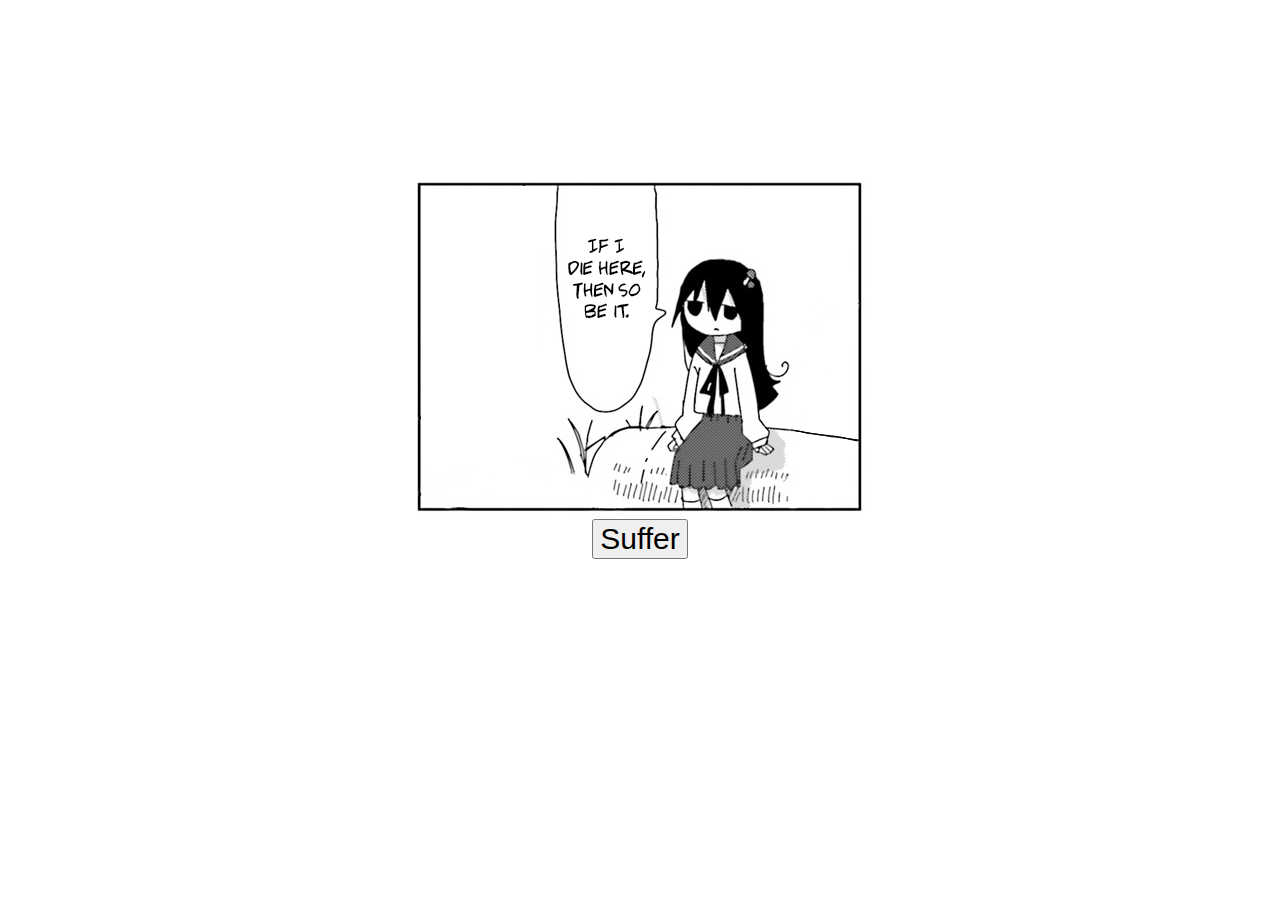
<file: index.html>
<!DOCTYPE html>
<html>
<head>
    <title>Shimeji Schizophrenia</title>
    <link rel="stylesheet" href="style.css">
</head>
<body>
    <div class="main">
        <img src="images/home.png">
        <br><a href="1.html"><button class="home-button">Suffer</button></a>
    </div>

</body>
</html>
</file>
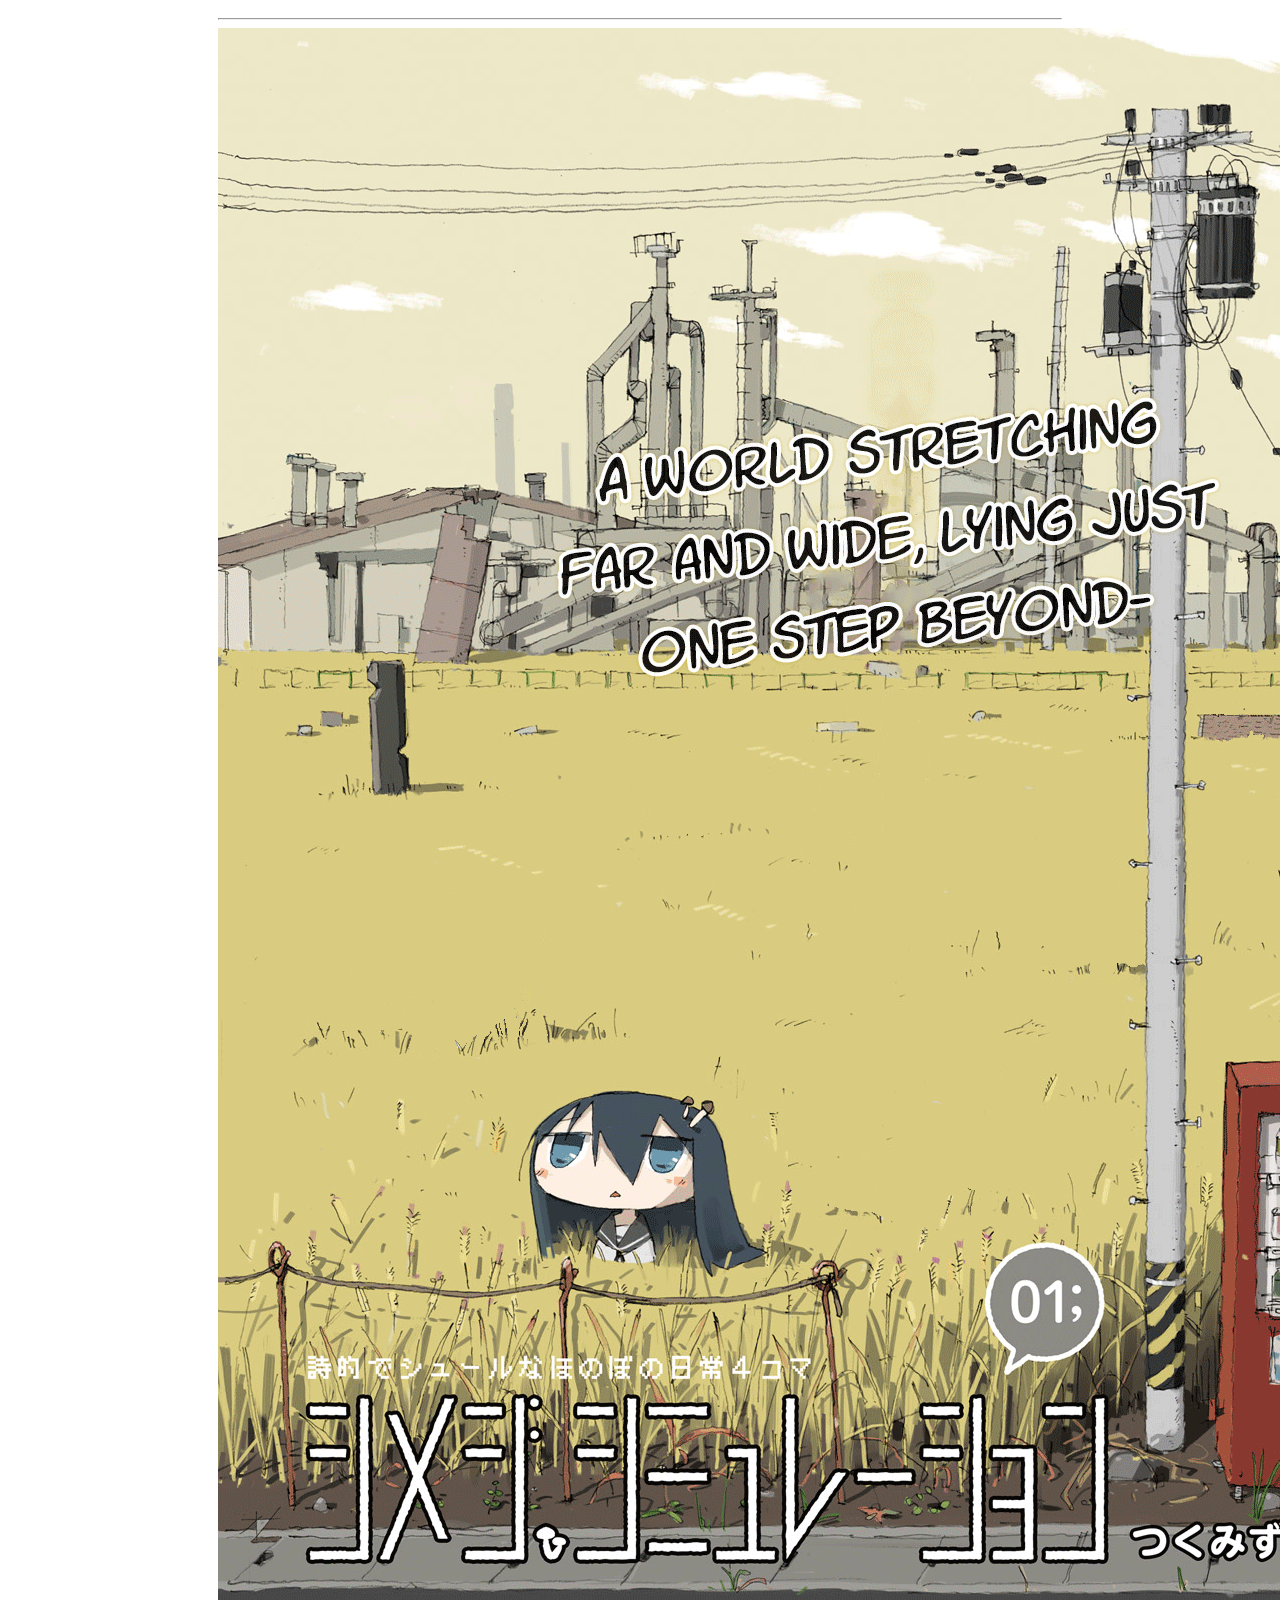
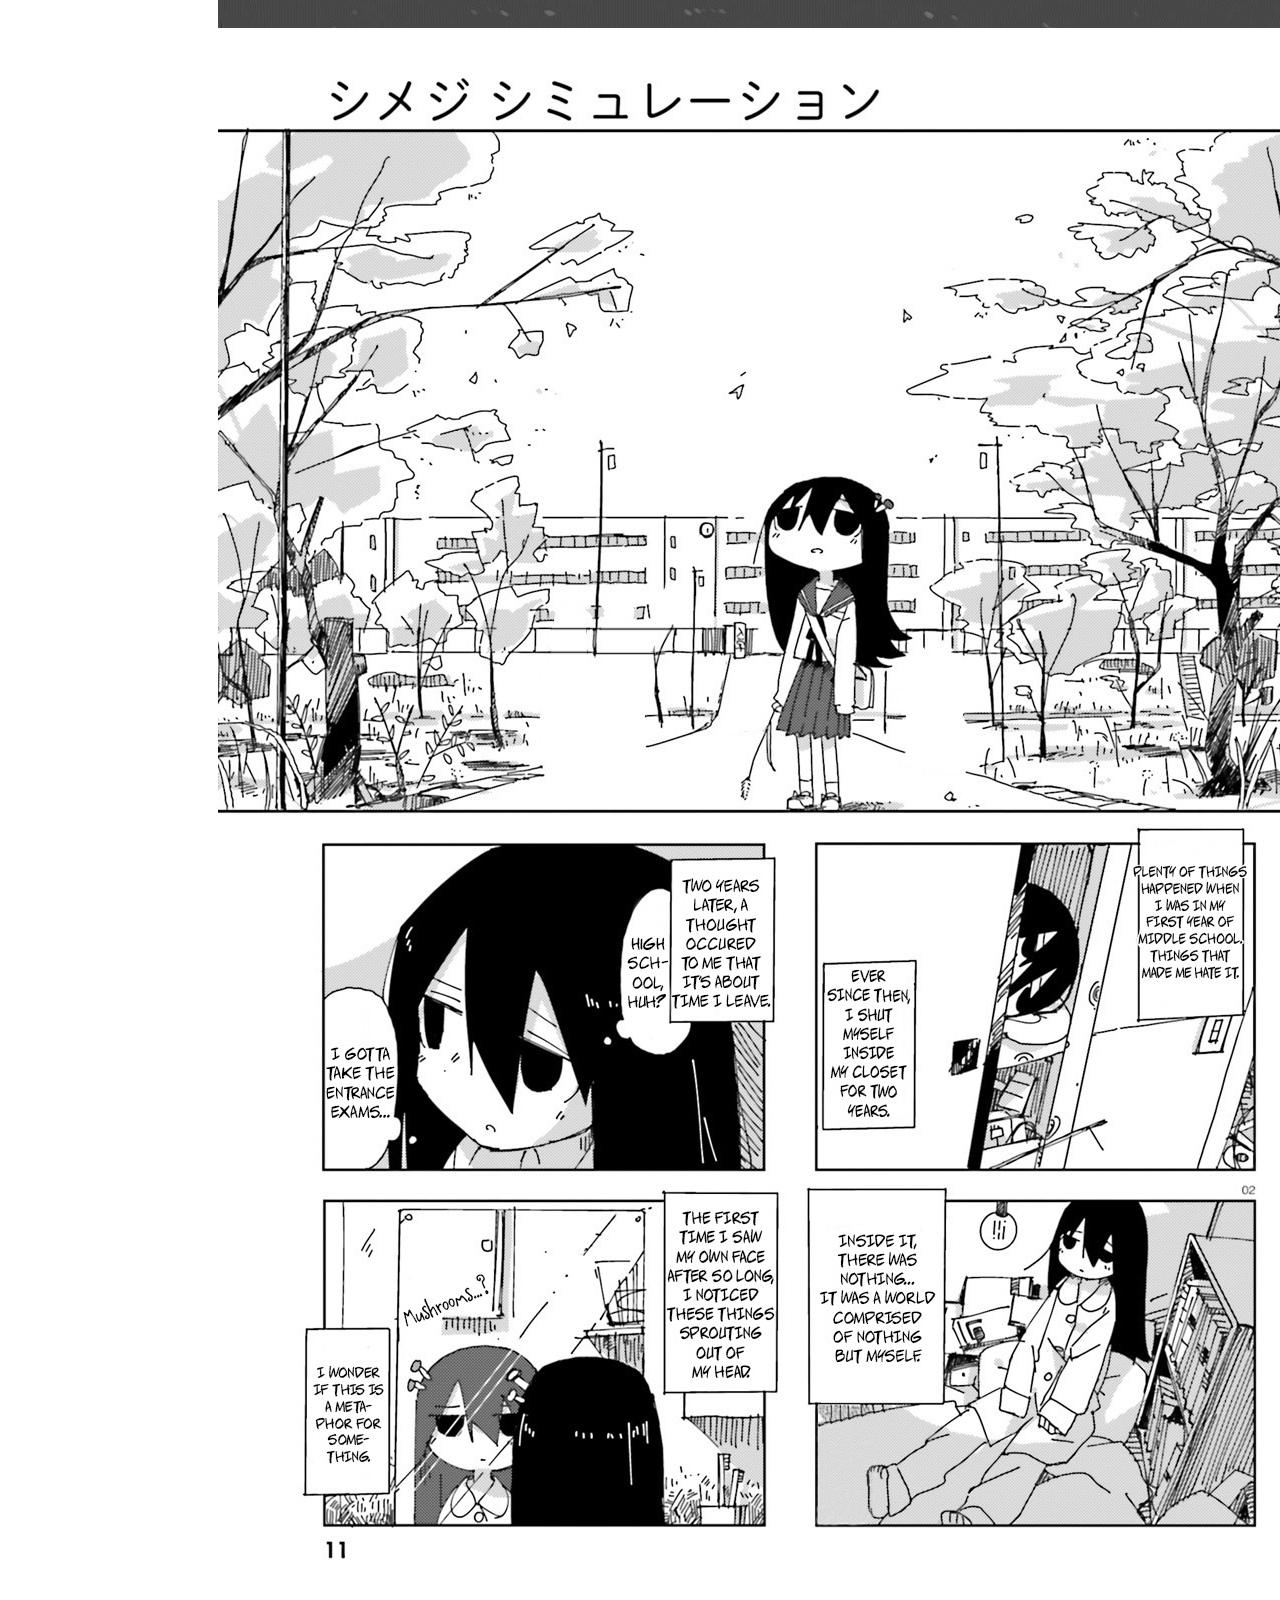
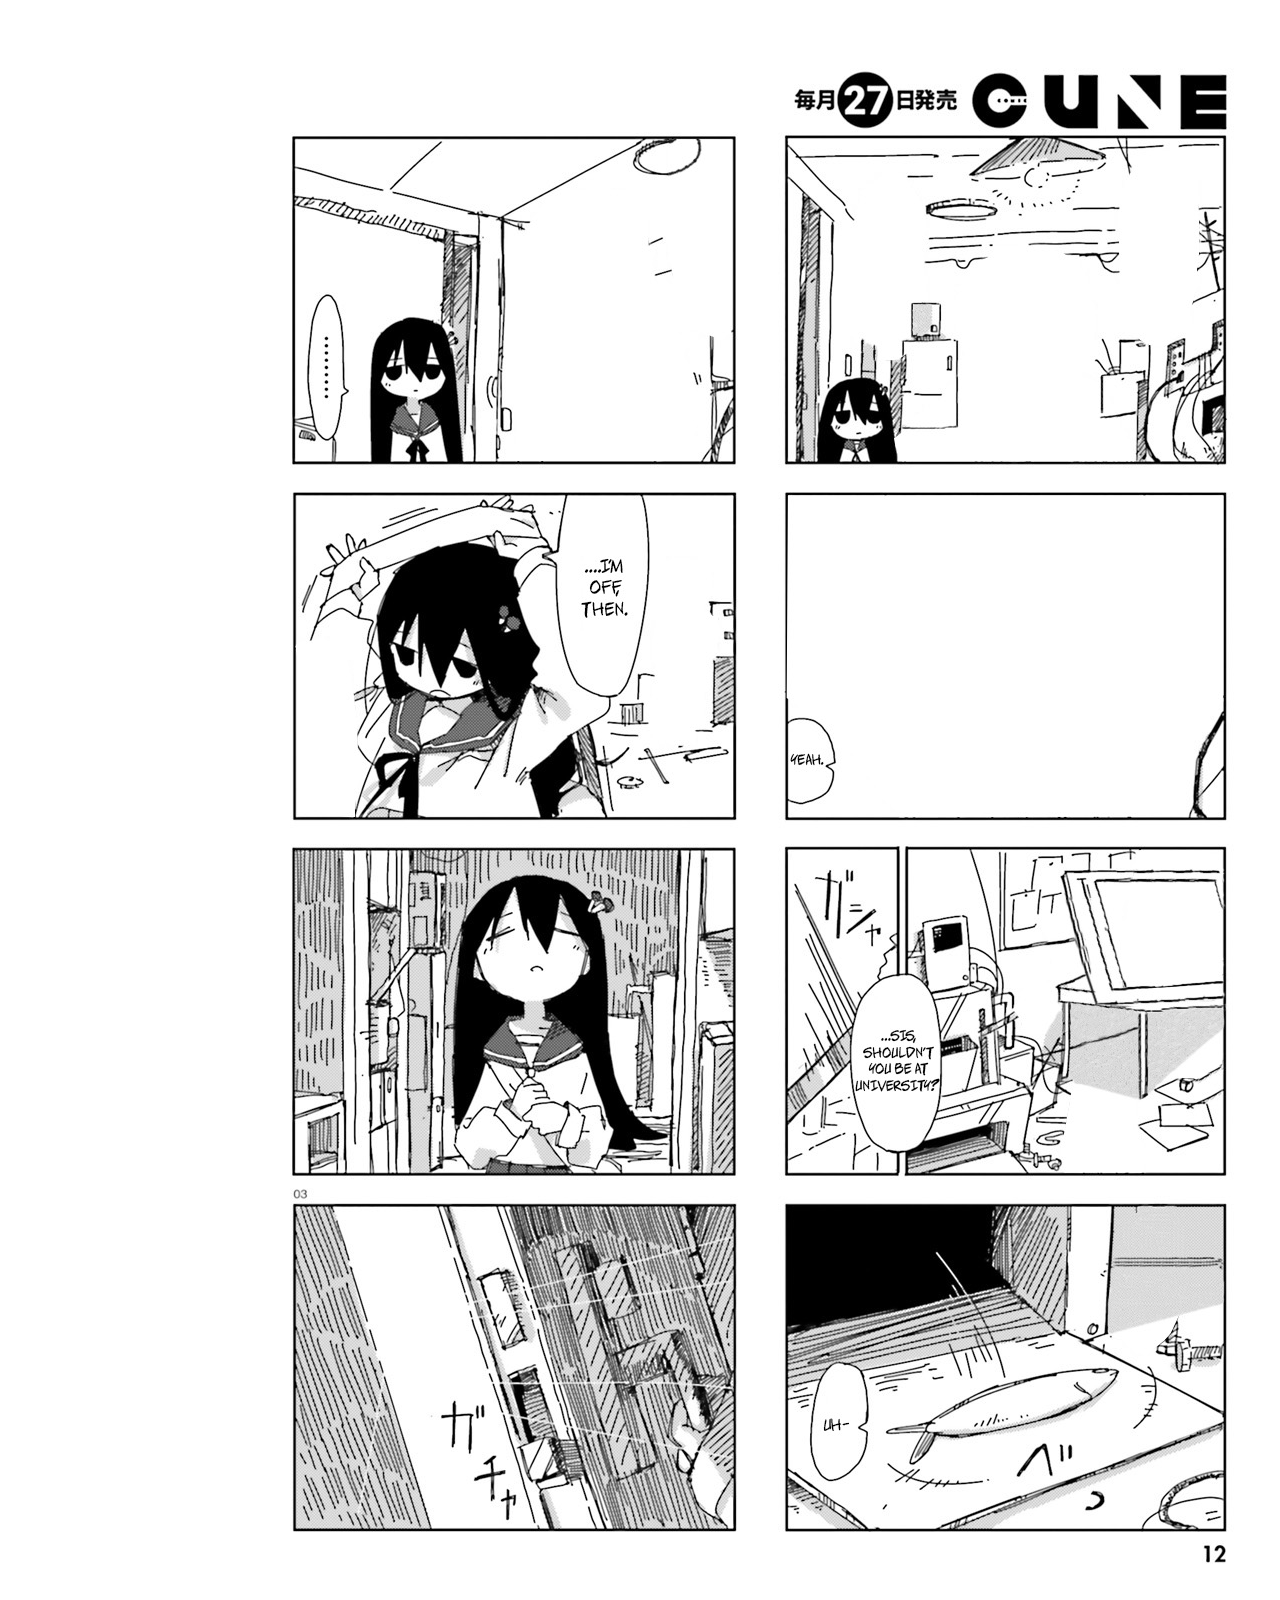
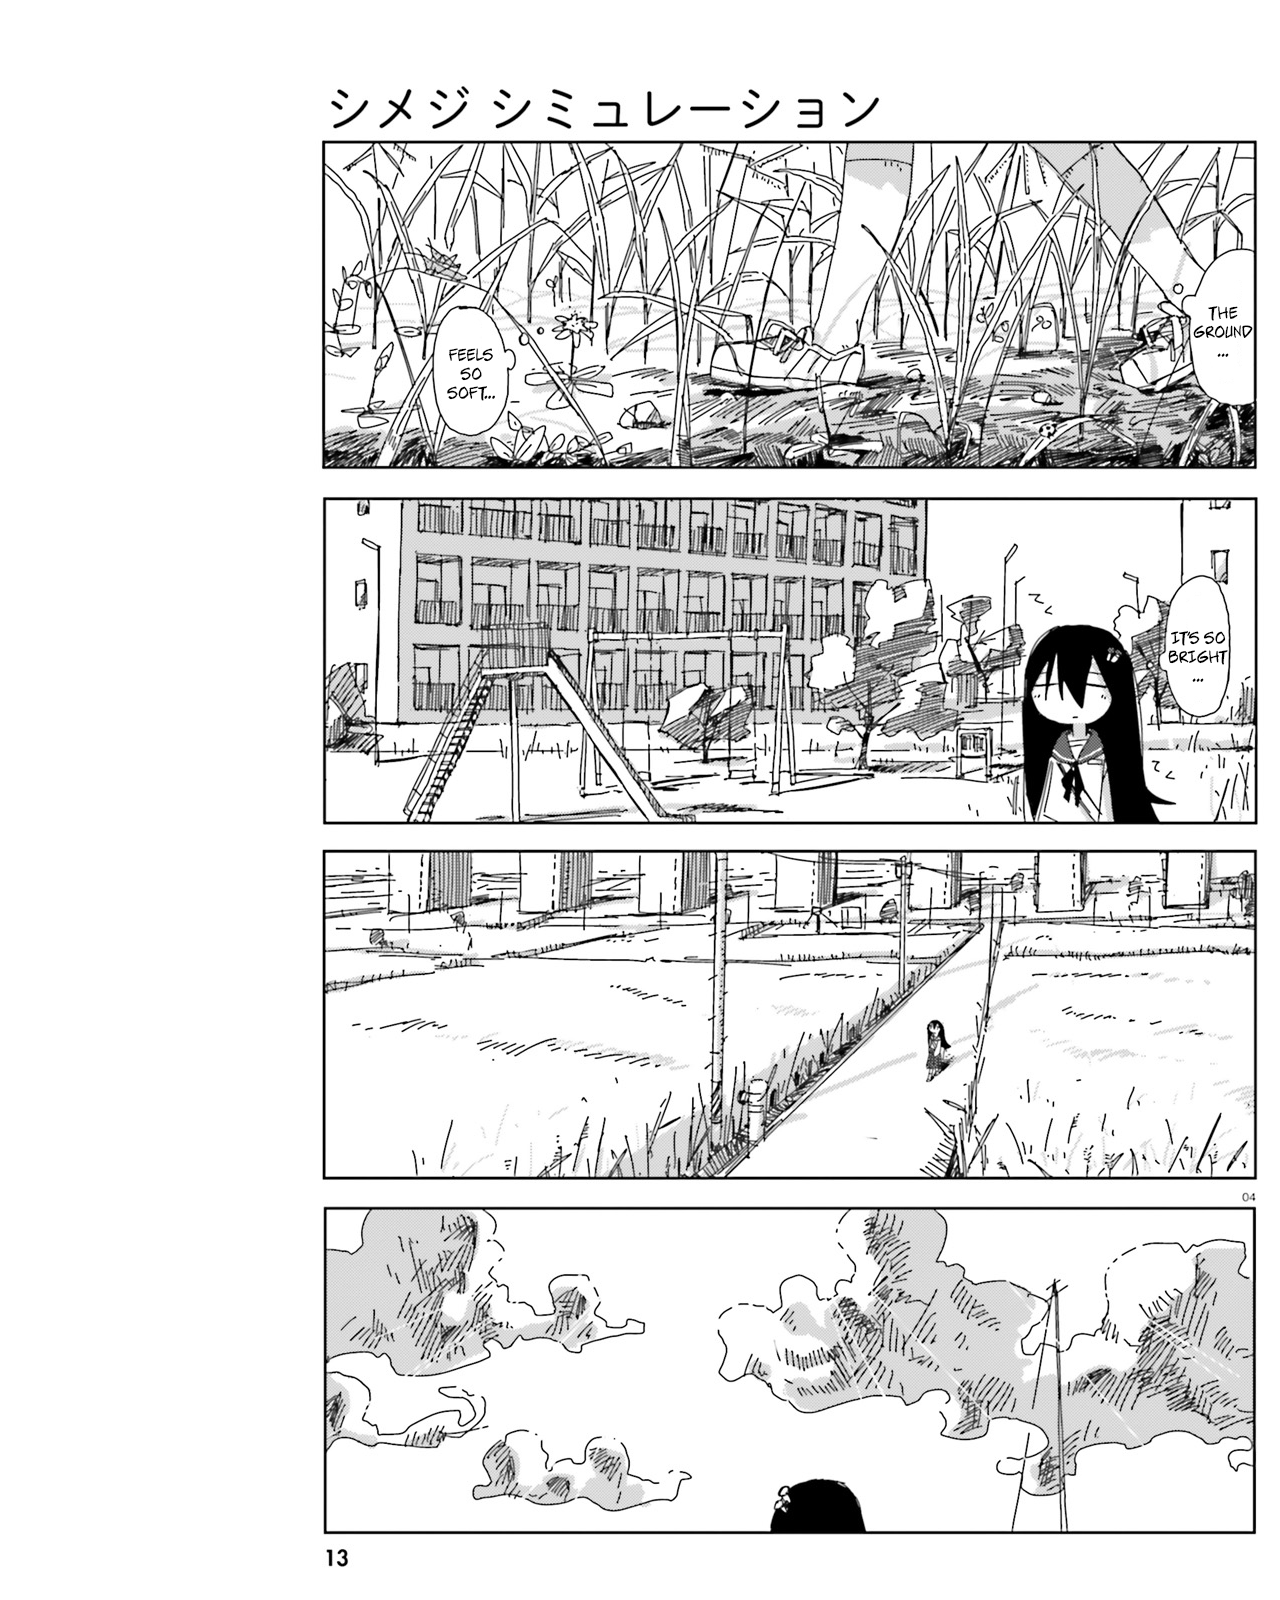
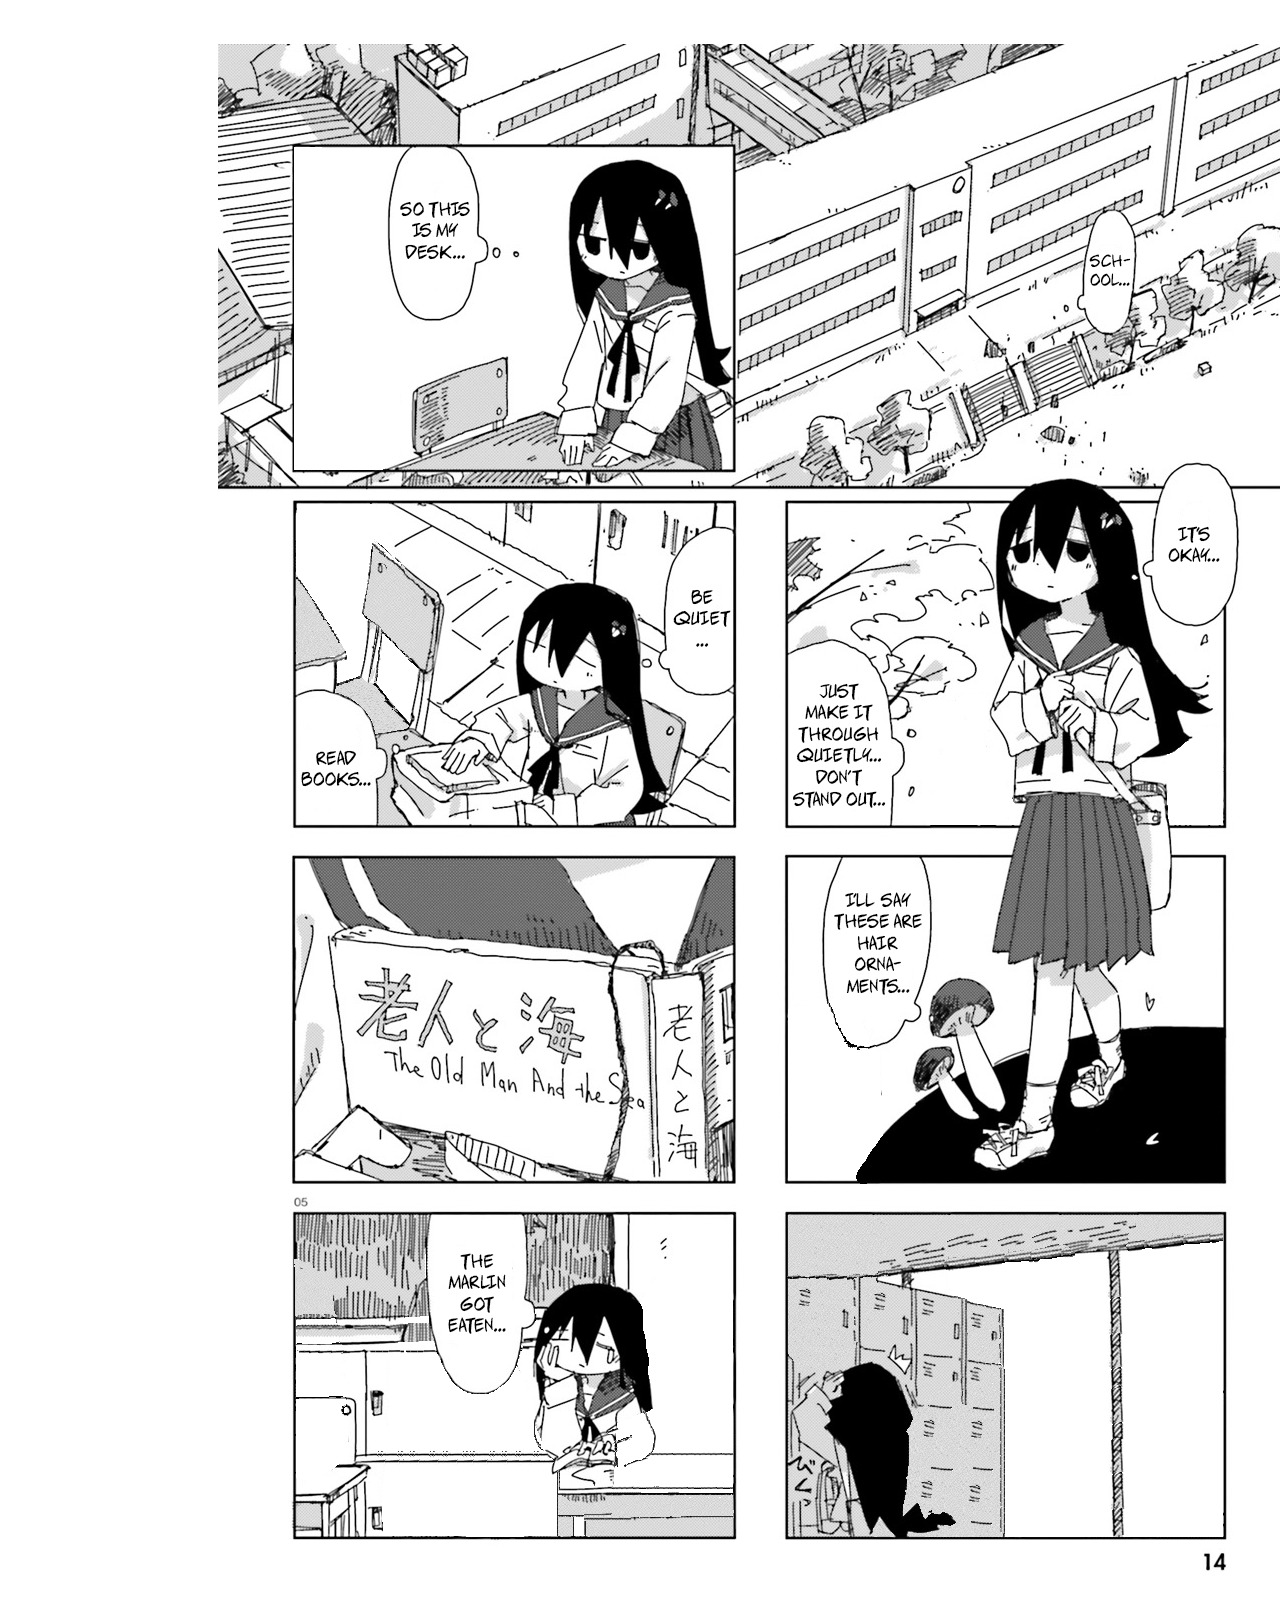
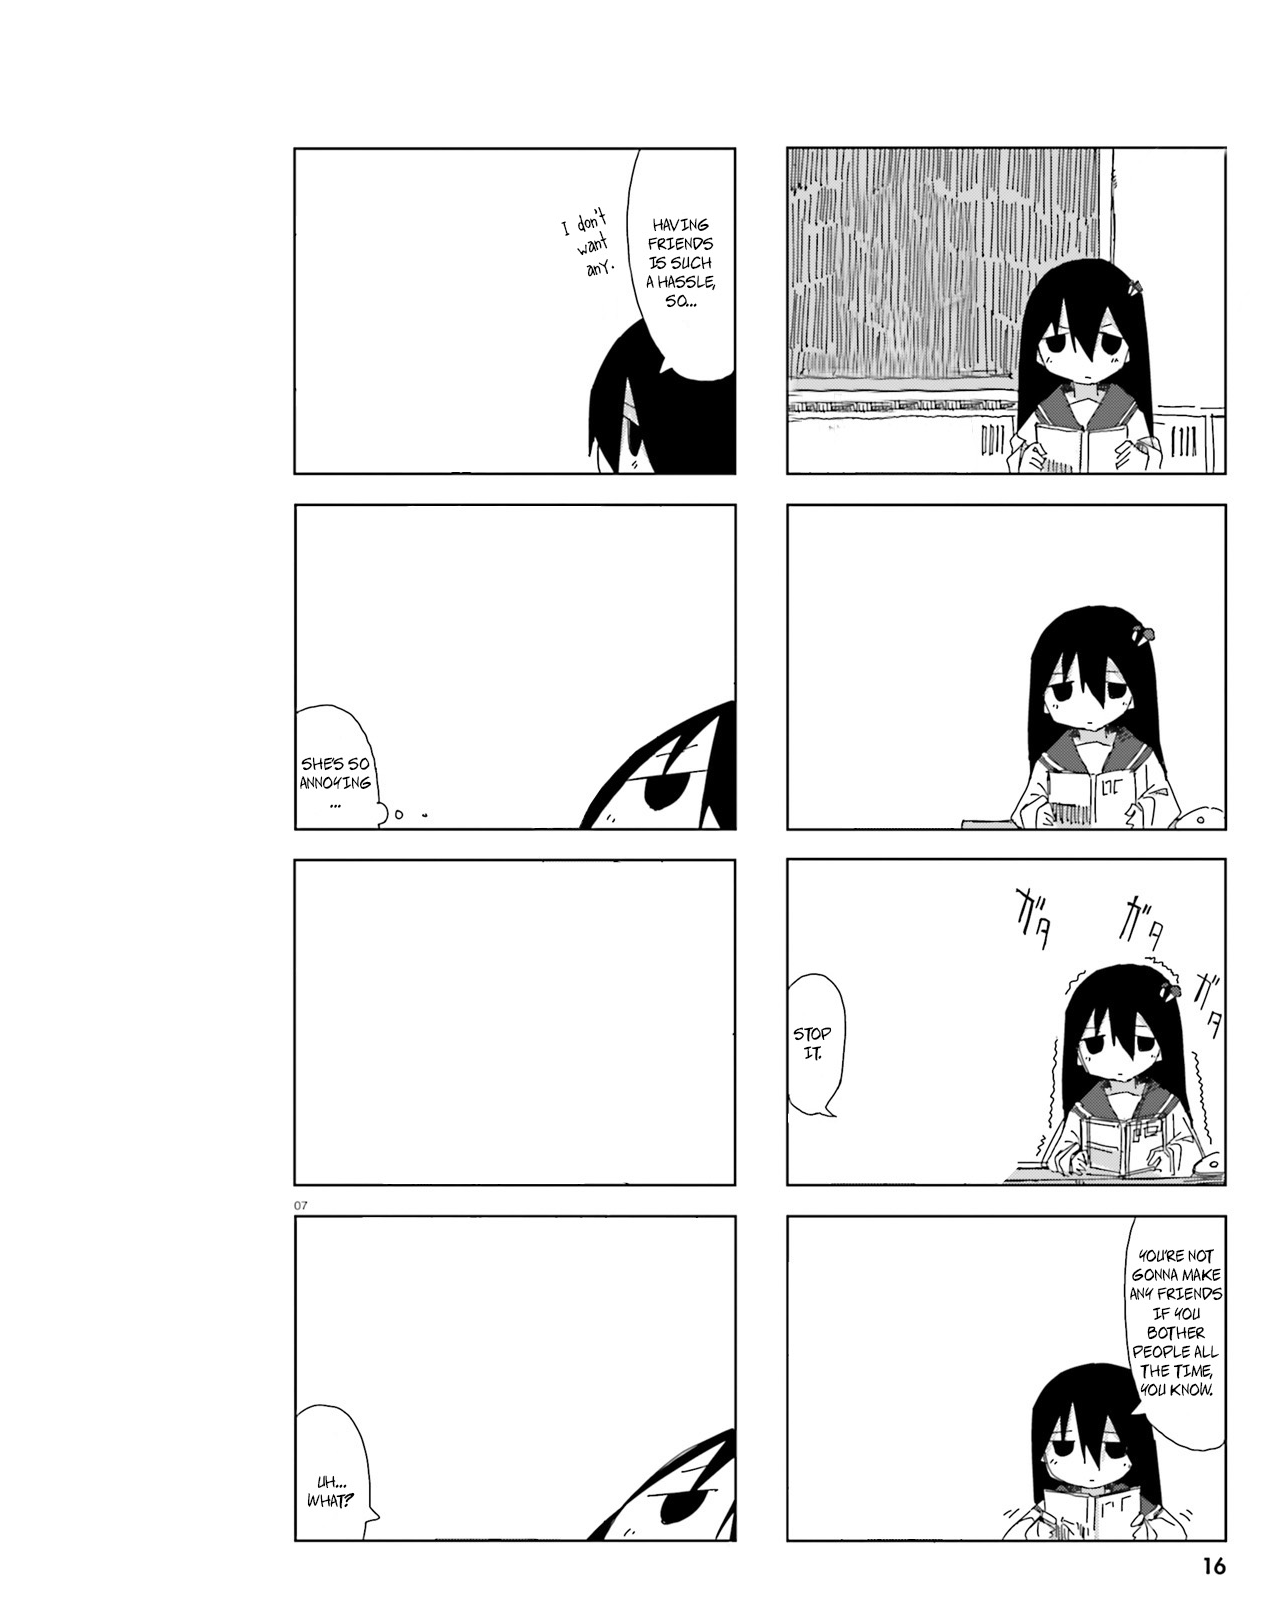
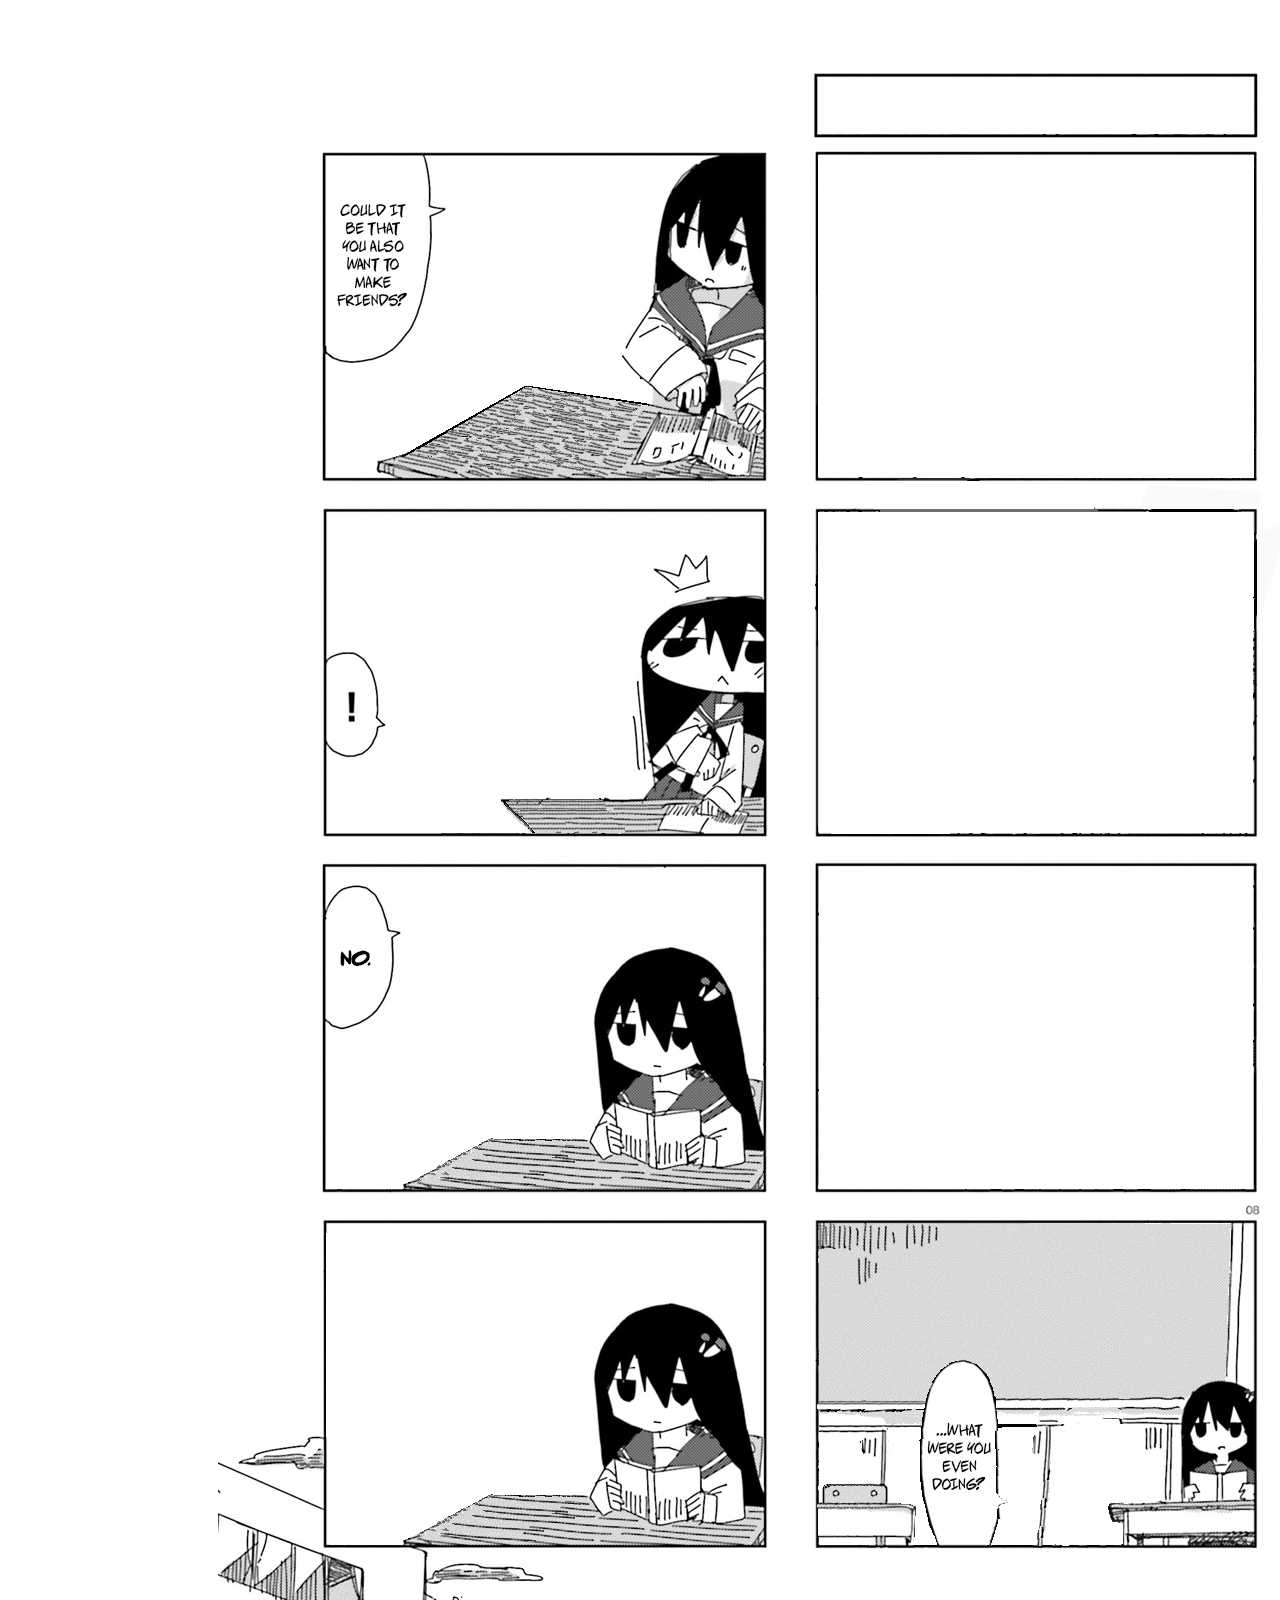
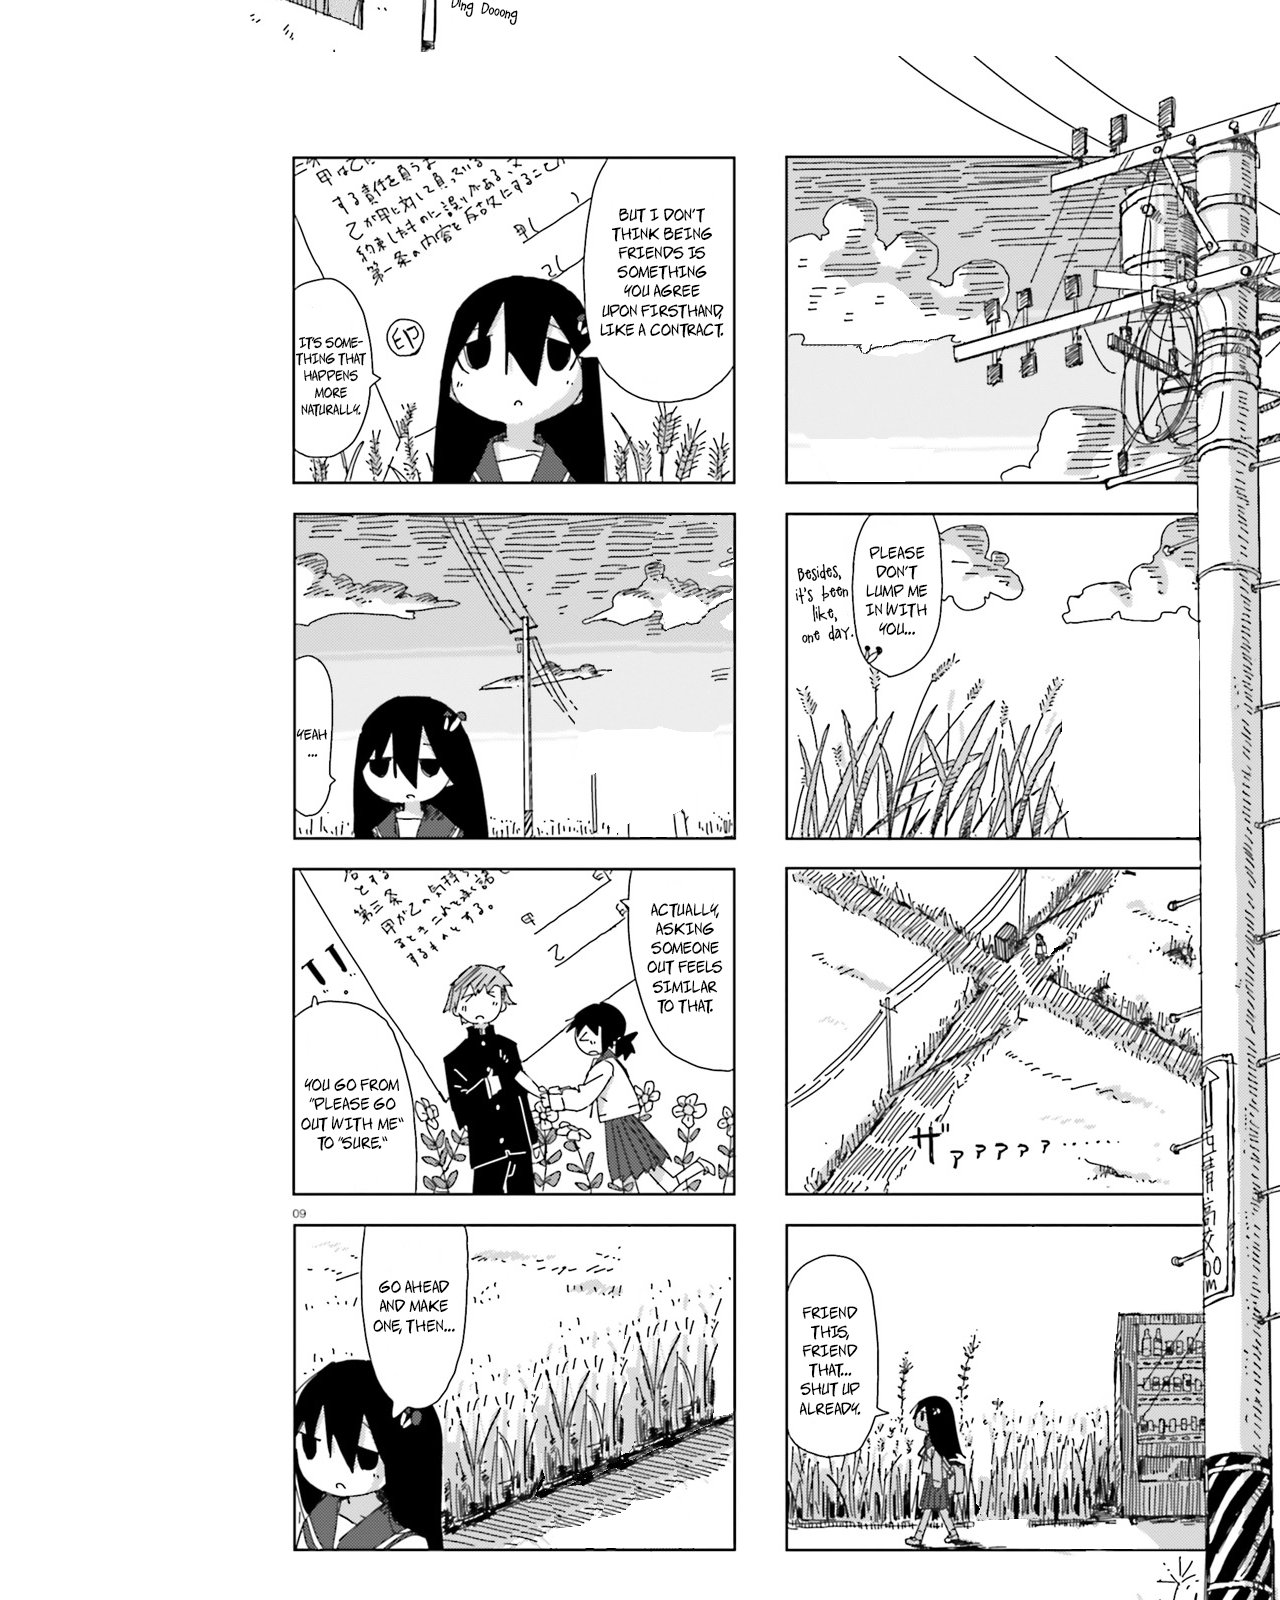
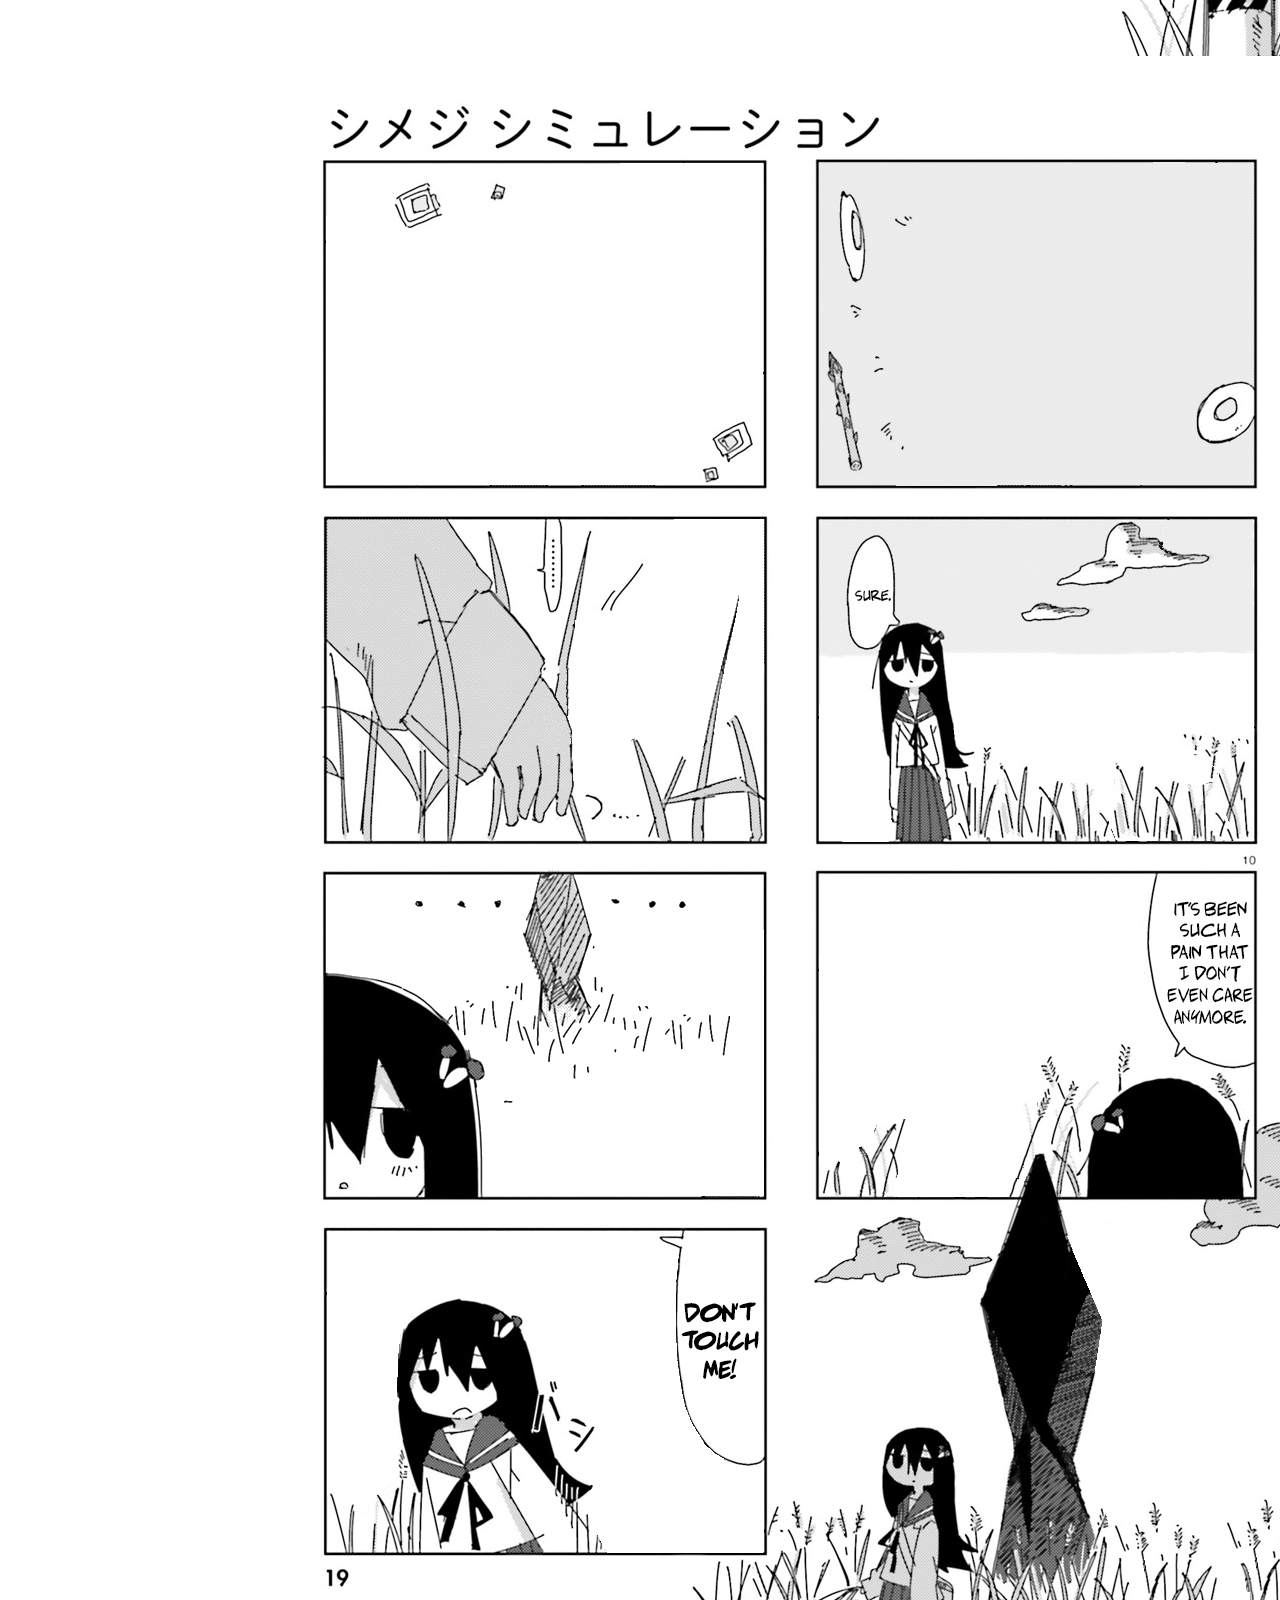
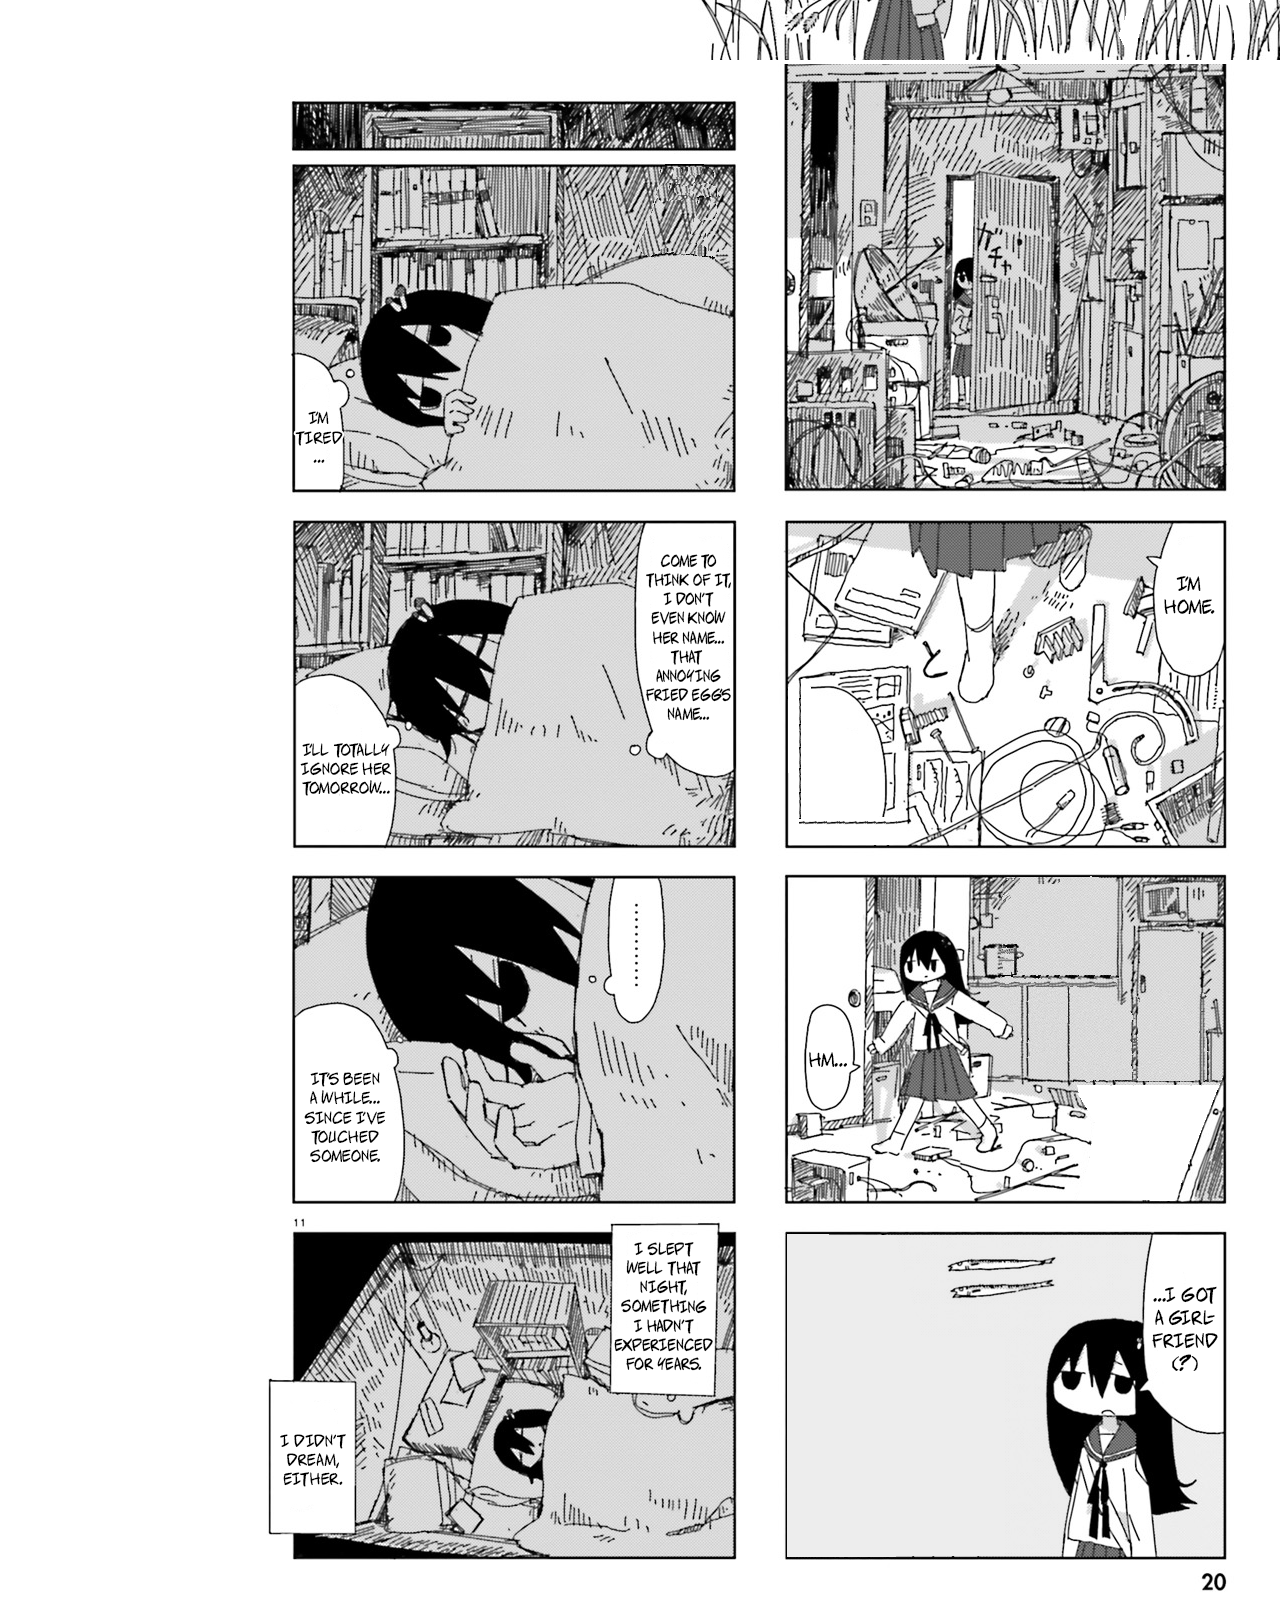
<file: 1.html>
<!DOCTYPE html>
<html lang="en">
<head>
    <title>Chapter 1 | Shimeji Schizophrenia</title>
    <link rel="stylesheet" href="style.css">
    <style>
        .main{
            padding-top:10px;
        }
    </style>
</head>
<body>
    <div class="main">

        <hr>
        <img src="chapters/1/ch01cover.png">
        <img src="chapters/1/ch01p01.jpg">
        <img src="chapters/1/ch01p02.jpg">
        <img src="chapters/1/ch01p03.png">
        <img src="chapters/1/ch01p04.png">
        <img src="chapters/1/ch01p06.jpg">
        <img src="chapters/1/ch01p07.png">
        <img src="chapters/1/ch01p08.png">
        <img src="chapters/1/ch01p09.png">
        <img src="chapters/1/ch01p10.png">
    </div>
</body>
</html>
</file>
<file: style.css>
body{
    margin:0 auto;
    max-width: 100%;
    max-height: 100%;
}
.main{
    width:66%;
    margin:0 auto;
    padding-top:14%;
    text-align: center;
}
.home-button{
    font-size:30px;
}
</file>
